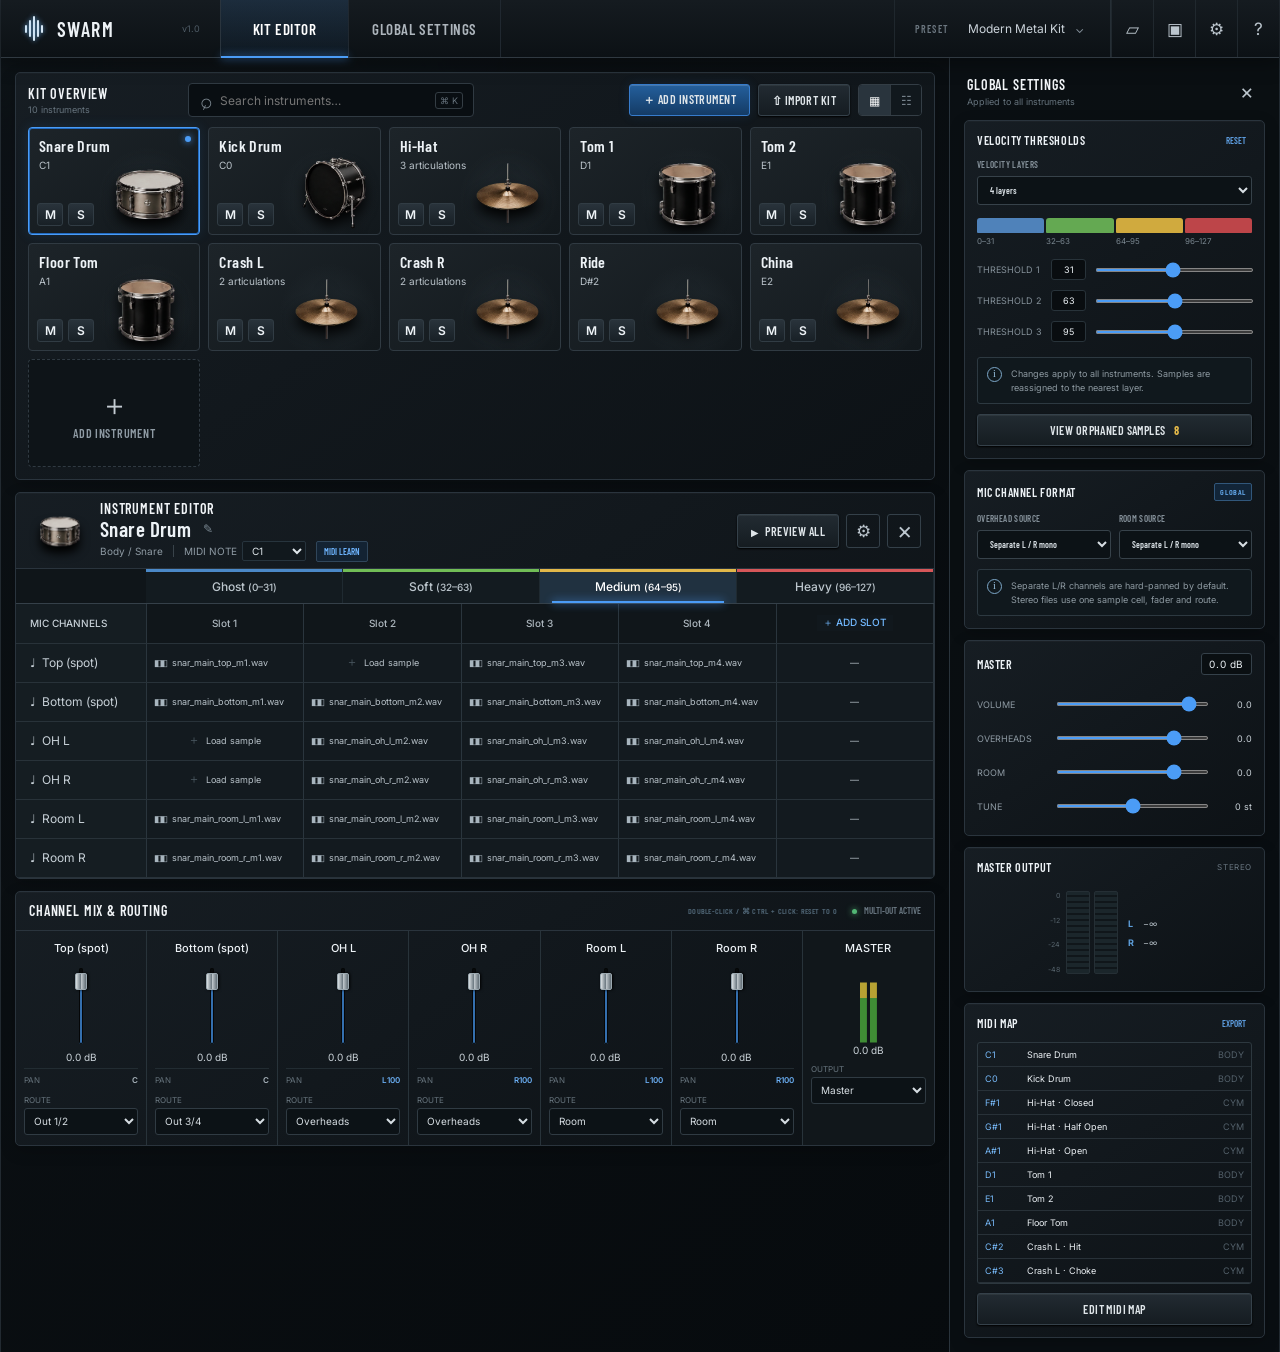
<file: mockup/index.html>
<!doctype html>
<html lang="hu">
<head>
  <meta charset="utf-8">
  <meta name="viewport" content="width=device-width, initial-scale=1">
  <meta name="theme-color" content="#0a0e12">
  <title>Swarm – Interactive UI Mockup</title>
  <link rel="preconnect" href="https://fonts.googleapis.com">
  <link rel="preconnect" href="https://fonts.gstatic.com" crossorigin>
  <link href="https://fonts.googleapis.com/css2?family=Barlow+Condensed:wght@500;600;700&amp;family=Inter:wght@400;500;600&amp;display=swap" rel="stylesheet">
  <link rel="stylesheet" href="styles.css">
</head>
<body>
  <div class="plugin-shell">
    <header class="topbar">
      <button class="brand" id="brandButton" aria-label="Swarm home">
        <span class="brand-mark" aria-hidden="true"><i></i><i></i><i></i><i></i><i></i></span>
        <strong>SWARM</strong><span class="brand-version">v1.0</span>
      </button>
      <nav class="main-tabs" aria-label="Fő navigáció">
        <button class="tab active" data-view="kit">KIT EDITOR</button>
        <button class="tab" data-view="global">GLOBAL SETTINGS</button>
      </nav>
      <div class="preset-strip">
        <span class="muted-label">PRESET</span>
        <button class="preset-name">Modern Metal Kit <span>⌄</span></button>
      </div>
      <div class="top-actions">
        <button class="icon-btn" data-tip="Kit megnyitása" aria-label="Kit megnyitása">▱</button>
        <button class="icon-btn" id="saveButton" data-tip="Preset mentése" aria-label="Preset mentése">▣</button>
        <button class="icon-btn" id="settingsButton" data-tip="Beállítások" aria-label="Beállítások">⚙</button>
        <button class="icon-btn" id="helpButton" data-tip="Súgó" aria-label="Súgó">?</button>
      </div>
    </header>

    <main class="workspace">
      <section class="main-column">
        <section class="overview panel">
          <div class="section-toolbar">
            <div class="section-heading">
              <span class="eyebrow">KIT OVERVIEW</span>
              <span class="count" id="instrumentCount">8 instruments</span>
            </div>
            <label class="search-field">
              <span aria-hidden="true">⌕</span>
              <input id="searchInput" type="search" placeholder="Search instruments…" autocomplete="off">
              <kbd>⌘ K</kbd>
            </label>
            <div class="toolbar-actions">
              <button class="button primary" id="addInstrument"><span>＋</span> ADD INSTRUMENT</button>
              <button class="button" id="importKit"><span>⇧</span> IMPORT KIT</button>
              <div class="segmented" aria-label="Elrendezés">
                <button class="active" aria-label="Rács nézet">▦</button><button aria-label="Lista nézet">☷</button>
              </div>
            </div>
          </div>
          <div class="instrument-grid" id="instrumentGrid"></div>
        </section>

        <section class="editor panel" id="instrumentEditor">
          <div class="editor-head">
            <div class="instrument-title">
              <img class="mini-drum" id="editorIcon" src="assets/instruments/snare.png" alt="">
              <div>
                <span class="eyebrow">INSTRUMENT EDITOR</span>
                <div class="title-line"><h1 id="editorName">Snare Drum</h1><button class="edit-name" id="editName" aria-label="Átnevezés">✎</button></div>
                <div class="meta"><span id="editorCategory">Body / Snare</span><i></i><label id="articulationField">ARTICULATION <select id="articulationSelect"></select></label><label>MIDI NOTE <select id="midiNote"></select></label><button class="midi-learn" id="midiLearn">MIDI LEARN</button></div>
              </div>
            </div>
            <div class="editor-actions">
              <button class="button" id="previewAll"><span class="play-icon">▶</span> PREVIEW ALL</button>
              <button class="icon-btn" id="instrumentSettings" aria-label="Hangszer beállítások">⚙</button>
              <button class="icon-btn danger" id="deleteInstrument" aria-label="Hangszer törlése">×</button>
            </div>
          </div>
          <div class="layer-tabs" id="layerTabs"></div>
          <div class="sample-area">
            <div class="sample-table-wrap">
              <table class="sample-table" id="sampleTable"></table>
            </div>
          </div>
        </section>

        <section class="mixer panel">
          <div class="section-label-row"><span class="eyebrow">CHANNEL MIX &amp; ROUTING</span><div class="mixer-status"><span class="reset-hint">DOUBLE-CLICK / ⌘ CTRL + CLICK: RESET TO 0</span><span class="status-dot"><i></i> MULTI-OUT ACTIVE</span></div></div>
          <div class="mixer-channels" id="mixerChannels"></div>
        </section>
      </section>

      <aside class="side-panel" id="sidePanel">
        <div class="side-head"><div><span class="eyebrow">GLOBAL SETTINGS</span><span class="tiny-status">Applied to all instruments</span></div><button class="icon-btn" id="collapseSide" aria-label="Oldalpanel bezárása">×</button></div>

        <section class="side-card velocity-card">
          <div class="side-card-title"><span>VELOCITY THRESHOLDS</span><button class="small-reset" id="resetThresholds">RESET</button></div>
          <label class="field-label">VELOCITY LAYERS
            <select id="layerCount"><option value="3">3 layers</option><option value="4" selected>4 layers</option><option value="5">5 layers</option></select>
          </label>
          <div class="velocity-strip" id="velocityStrip"></div>
          <div class="threshold-controls" id="thresholdControls"></div>
          <div class="info-box"><span>i</span><p>Changes apply to all instruments. Samples are reassigned to the nearest layer.</p></div>
          <button class="button full" id="orphanedButton">VIEW ORPHANED SAMPLES <b>8</b></button>
        </section>

        <section class="side-card channel-format-card">
          <div class="side-card-title"><span>MIC CHANNEL FORMAT</span><span class="format-badge">GLOBAL</span></div>
          <div class="format-grid">
            <label class="field-label">OVERHEAD SOURCE
              <select id="overheadFormat"><option value="split" selected>Separate L / R mono</option><option value="stereo">Single stereo channel</option></select>
            </label>
            <label class="field-label">ROOM SOURCE
              <select id="roomFormat"><option value="split" selected>Separate L / R mono</option><option value="stereo">Single stereo channel</option></select>
            </label>
          </div>
          <div class="info-box compact-info"><span>i</span><p>Separate L/R channels are hard-panned by default. Stereo files use one sample cell, fader and route.</p></div>
        </section>

        <section class="side-card master-card">
          <div class="side-card-title"><span>MASTER</span><output id="masterOutput">0.0 dB</output></div>
          <label class="horizontal-control"><span>VOLUME</span><input id="masterVolume" data-fader data-default="0" type="range" min="-60" max="6" step="0.1" value="0"><output>0.0</output></label>
          <label class="horizontal-control"><span>OVERHEADS</span><input data-fader data-default="0" type="range" min="-24" max="6" step="0.5" value="0"><output>0.0</output></label>
          <label class="horizontal-control"><span>ROOM</span><input data-fader data-default="0" type="range" min="-24" max="6" step="0.5" value="0"><output>0.0</output></label>
          <label class="horizontal-control"><span>TUNE</span><input type="range" min="-12" max="12" step="1" value="0"><output>0 st</output></label>
        </section>

        <section class="side-card meter-card">
          <div class="side-card-title"><span>MASTER OUTPUT</span><span class="mono">STEREO</span></div>
          <div class="meter-area">
            <div class="meter-scale"><span>0</span><span>-12</span><span>-24</span><span>-48</span></div>
            <div class="meter"><i id="meterL"></i></div><div class="meter"><i id="meterR"></i></div>
            <div class="meter-readout"><b>L</b><span id="peakL">−∞</span><b>R</b><span id="peakR">−∞</span></div>
          </div>
        </section>

        <section class="side-card midi-card">
          <div class="side-card-title"><span>MIDI MAP</span><button class="small-reset" id="exportMidi">EXPORT</button></div>
          <div class="midi-list" id="midiList"></div>
          <button class="button full" id="editMidiMap">EDIT MIDI MAP</button>
        </section>
      </aside>
    </main>
  </div>

  <input type="file" id="sampleFile" accept=".wav,.aiff,.aif,audio/wav,audio/aiff" hidden>
  <input type="file" id="kitFile" accept=".json" hidden>

  <dialog id="instrumentDialog" class="modal">
    <form method="dialog" id="instrumentForm">
      <div class="modal-head"><div><span class="eyebrow">NEW INSTRUMENT</span><h2>Add to kit</h2></div><button class="icon-btn" value="cancel" aria-label="Bezárás">×</button></div>
      <label>INSTRUMENT NAME<input id="newInstrumentName" required value="China 1" maxlength="24"></label>
      <div class="choice-group"><span>CATEGORY</span><label><input type="radio" name="category" value="Body"><i>◉</i><b>BODY</b><small>Spot, overhead &amp; room mics</small></label><label><input type="radio" name="category" value="Cymbal" checked><i>◒</i><b>CYMBAL</b><small>Overhead &amp; room mics</small></label></div>
      <label>MIDI NOTE<select id="newMidiNote"><option>C#3</option><option>E2</option><option>G2</option><option>A2</option></select></label>
      <div class="modal-actions"><button class="button" value="cancel">CANCEL</button><button class="button primary" id="confirmInstrument" value="default">ADD INSTRUMENT</button></div>
    </form>
  </dialog>

  <dialog id="infoDialog" class="modal compact">
    <form method="dialog"><div class="modal-head"><div><span class="eyebrow" id="infoEyebrow">SWARM</span><h2 id="infoTitle">Interactive mockup</h2></div><button class="icon-btn" value="cancel">×</button></div><p id="infoText"></p><div class="modal-actions"><button class="button primary" value="default">GOT IT</button></div></form>
  </dialog>

  <div class="toast-region" id="toastRegion" aria-live="polite"></div>
  <script src="script.js"></script>
</body>
</html>
</file>
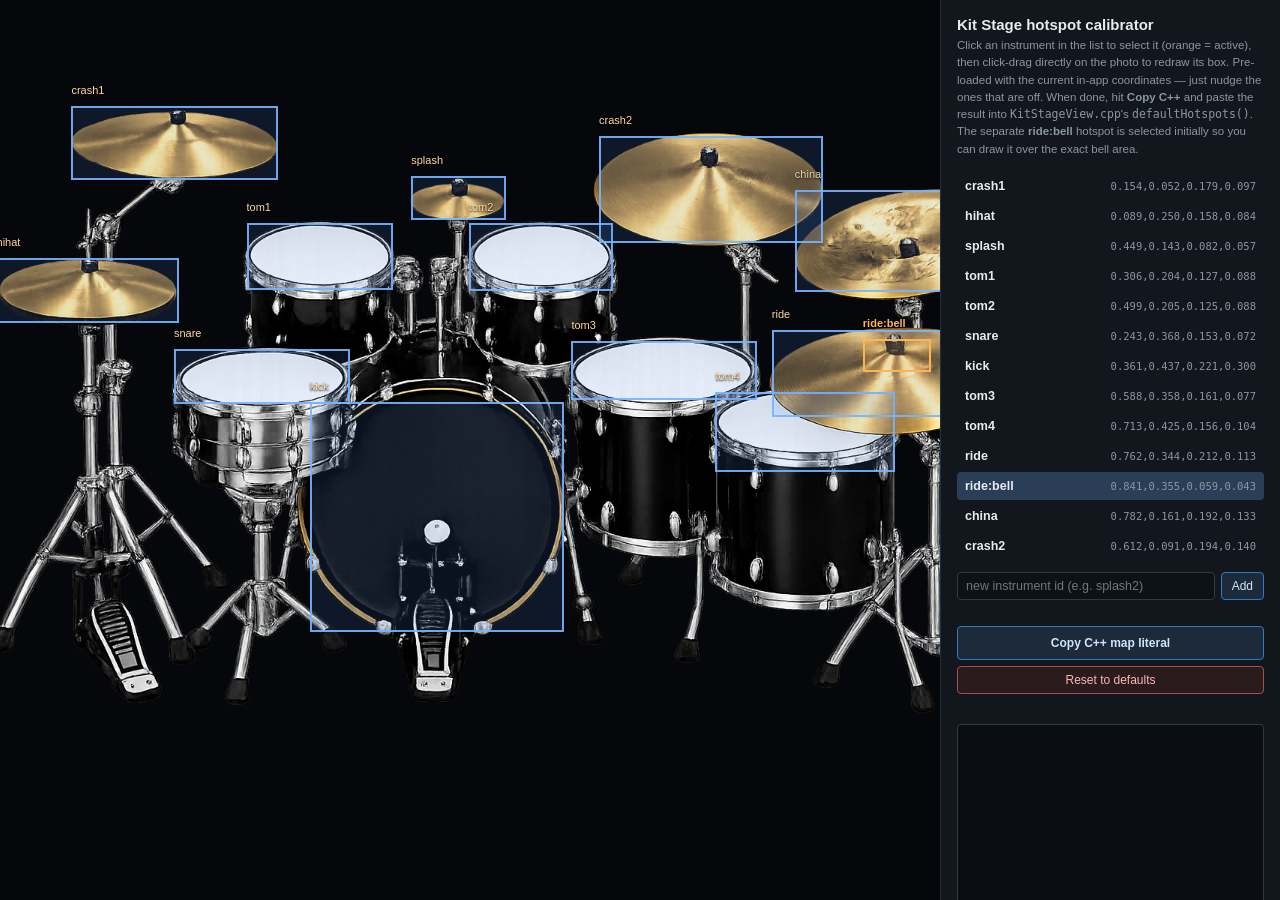
<file: tools/hotspot-calibrator.html>
<!doctype html>
<html lang="en">
<head>
<meta charset="utf-8">
<title>Kit Stage hotspot calibrator</title>
<style>
  :root { color-scheme: dark; }
  * { box-sizing: border-box; }
  body {
    margin: 0; font-family: -apple-system, "Helvetica Neue", sans-serif;
    background: #0a0e12; color: #e6ecf1; display: flex; height: 100vh; overflow: hidden;
  }
  #stage {
    flex: 1; position: relative; display: flex; align-items: center; justify-content: center;
    background: #05070a; overflow: auto; padding: 20px;
  }
  #imgWrap { position: relative; line-height: 0; }
  #imgWrap img { max-width: 90vw; max-height: 90vh; display: block; user-select: none; -webkit-user-drag: none; }
  .box {
    position: absolute; border: 2px solid rgba(120,180,255,.9); background: rgba(80,150,255,.12);
    box-sizing: border-box; pointer-events: none;
  }
  .box.active { border-color: #ffb454; background: rgba(255,180,84,.18); }
  .box .lbl {
    position: absolute; top: -18px; left: -2px; font-size: 11px; color: #ffd9a0; white-space: nowrap;
    text-shadow: 0 1px 2px #000;
  }
  .box.active .lbl { color: #ffb454; font-weight: 600; }
  #drag {
    position: absolute; border: 2px dashed #6ec2ff; background: rgba(110,194,255,.15); pointer-events: none; display: none;
  }
  #panel { width: 340px; background: #11171c; border-left: 1px solid #262f37; padding: 16px; overflow-y: auto; }
  #panel h1 { font-size: 15px; margin: 0 0 4px; }
  #panel p.hint { font-size: 11.5px; color: #8a97a1; line-height: 1.5; margin: 0 0 14px; }
  .row {
    display: flex; align-items: center; justify-content: space-between; gap: 8px;
    padding: 7px 8px; border-radius: 4px; cursor: pointer; font-size: 12.5px; margin-bottom: 2px;
  }
  .row:hover { background: #1b232a; }
  .row.selected { background: #2a3f57; }
  .row .id { font-weight: 600; }
  .row .coords { color: #8a97a1; font-size: 10.5px; font-family: ui-monospace, monospace; }
  #addRow { display: flex; gap: 6px; margin: 12px 0; }
  #addRow input {
    flex: 1; background: #0c1216; border: 1px solid #303a42; color: #e6ecf1; border-radius: 4px;
    padding: 6px 8px; font-size: 12.5px;
  }
  #addRow button, #copyBtn, #resetBtn {
    background: #1c2a3a; border: 1px solid #3178c7; color: #cfe4ff; border-radius: 4px;
    padding: 6px 10px; font-size: 12px; cursor: pointer;
  }
  #addRow button:hover, #copyBtn:hover, #resetBtn:hover { background: #24344a; }
  #copyBtn { width: 100%; margin-top: 14px; padding: 9px; font-weight: 600; }
  #resetBtn { width: 100%; margin-top: 6px; background: #2a1c1c; border-color: #a35050; color: #ffb4b4; }
  textarea#out {
    width: 100%; height: 220px; margin-top: 10px; background: #0a0e12; color: #9fe29f;
    border: 1px solid #303a42; border-radius: 4px; font: 11px ui-monospace, monospace; padding: 8px; resize: vertical;
  }
  #status { font-size: 11px; color: #6ec2ff; min-height: 14px; margin-top: 6px; }
</style>
</head>
<body>

<div id="stage">
  <div id="imgWrap">
    <img id="photo" src="../assets/stage/drumset.png" alt="Kit stage photo" draggable="false">
    <div id="drag"></div>
  </div>
</div>

<div id="panel">
  <h1>Kit Stage hotspot calibrator</h1>
  <p class="hint">
    Click an instrument in the list to select it (orange = active), then click-drag directly
    on the photo to redraw its box. Pre-loaded with the current in-app coordinates — just
    nudge the ones that are off. When done, hit <b>Copy C++</b> and paste the result into
    <code>KitStageView.cpp</code>'s <code>defaultHotspots()</code>. The separate
    <b>ride:bell</b> hotspot is selected initially so you can draw it over the exact bell area.
  </p>

  <div id="list"></div>

  <div id="addRow">
    <input id="newId" type="text" placeholder="new instrument id (e.g. splash2)">
    <button id="addBtn">Add</button>
  </div>

  <button id="copyBtn">Copy C++ map literal</button>
  <button id="resetBtn">Reset to defaults</button>
  <div id="status"></div>
  <textarea id="out" readonly></textarea>
</div>

<script>
// Starting point = the coordinates currently baked into KitStageView.cpp.
const DEFAULTS = {
  crash1:     [0.154, 0.052, 0.179, 0.097],
  hihat:      [0.089, 0.250, 0.158, 0.084],
  splash:     [0.449, 0.143, 0.082, 0.057],
  tom1:       [0.306, 0.204, 0.127, 0.088],
  tom2:       [0.499, 0.205, 0.125, 0.088],
  snare:      [0.243, 0.368, 0.153, 0.072],
  kick:       [0.361, 0.437, 0.221, 0.300],
  tom3:       [0.588, 0.358, 0.161, 0.077],
  tom4:       [0.713, 0.425, 0.156, 0.104],
  ride:       [0.762, 0.344, 0.212, 0.113],
  'ride:bell':[0.841, 0.355, 0.059, 0.043],
  china:      [0.782, 0.161, 0.192, 0.133],
  crash2:     [0.612, 0.091, 0.194, 0.140],
};

let boxes = JSON.parse(JSON.stringify(DEFAULTS));
let order = Object.keys(boxes);
let activeId = 'ride:bell';

const img = document.getElementById('photo');
const imgWrap = document.getElementById('imgWrap');
const dragEl = document.getElementById('drag');
const listEl = document.getElementById('list');
const statusEl = document.getElementById('status');

function fmt(n) { return n.toFixed(3); }

function renderList() {
  listEl.innerHTML = '';
  order.forEach(id => {
    const [x, y, w, h] = boxes[id];
    const row = document.createElement('div');
    row.className = 'row' + (id === activeId ? ' selected' : '');
    row.innerHTML = `<span class="id">${id}</span><span class="coords">${fmt(x)},${fmt(y)},${fmt(w)},${fmt(h)}</span>`;
    row.onclick = () => { activeId = id; renderList(); renderBoxes(); };
    listEl.appendChild(row);
  });
}

function renderBoxes() {
  imgWrap.querySelectorAll('.box').forEach(el => el.remove());
  const w = img.clientWidth, h = img.clientHeight;
  order.forEach(id => {
    const [nx, ny, nw, nh] = boxes[id];
    const el = document.createElement('div');
    el.className = 'box' + (id === activeId ? ' active' : '');
    el.style.left = (nx * w) + 'px';
    el.style.top = (ny * h) + 'px';
    el.style.width = (nw * w) + 'px';
    el.style.height = (nh * h) + 'px';
    const lbl = document.createElement('div');
    lbl.className = 'lbl';
    lbl.textContent = id;
    el.appendChild(lbl);
    imgWrap.appendChild(el);
  });
}

function imgLoaded() { renderBoxes(); }
if (img.complete) imgLoaded(); else img.onload = imgLoaded;
window.addEventListener('resize', renderBoxes);

// --- click-drag to redraw the active instrument's box ---
let dragging = false, startX = 0, startY = 0;

imgWrap.addEventListener('mousedown', e => {
  if (e.target !== img && e.target !== imgWrap) return;
  const rect = img.getBoundingClientRect();
  startX = e.clientX - rect.left;
  startY = e.clientY - rect.top;
  dragging = true;
  dragEl.style.display = 'block';
  dragEl.style.left = startX + 'px';
  dragEl.style.top = startY + 'px';
  dragEl.style.width = '0px';
  dragEl.style.height = '0px';
  e.preventDefault();
});

window.addEventListener('mousemove', e => {
  if (!dragging) return;
  const rect = img.getBoundingClientRect();
  const curX = Math.min(Math.max(e.clientX - rect.left, 0), rect.width);
  const curY = Math.min(Math.max(e.clientY - rect.top, 0), rect.height);
  const x = Math.min(startX, curX), y = Math.min(startY, curY);
  const w = Math.abs(curX - startX), h = Math.abs(curY - startY);
  dragEl.style.left = x + 'px'; dragEl.style.top = y + 'px';
  dragEl.style.width = w + 'px'; dragEl.style.height = h + 'px';
});

window.addEventListener('mouseup', e => {
  if (!dragging) return;
  dragging = false;
  dragEl.style.display = 'none';
  const rect = img.getBoundingClientRect();
  const curX = Math.min(Math.max(e.clientX - rect.left, 0), rect.width);
  const curY = Math.min(Math.max(e.clientY - rect.top, 0), rect.height);
  const x = Math.min(startX, curX), y = Math.min(startY, curY);
  const w = Math.abs(curX - startX), h = Math.abs(curY - startY);
  if (w < 4 || h < 4) return; // ignore accidental clicks
  boxes[activeId] = [x / rect.width, y / rect.height, w / rect.width, h / rect.height];
  statusEl.textContent = `Updated "${activeId}".`;
  renderList();
  renderBoxes();
});

document.getElementById('addBtn').onclick = () => {
  const id = document.getElementById('newId').value.trim();
  if (!id) return;
  if (!boxes[id]) { boxes[id] = [0.45, 0.45, 0.1, 0.1]; order.push(id); }
  activeId = id;
  document.getElementById('newId').value = '';
  renderList();
  renderBoxes();
  statusEl.textContent = `Added "${id}" — drag on the photo to place it.`;
};

document.getElementById('resetBtn').onclick = () => {
  boxes = JSON.parse(JSON.stringify(DEFAULTS));
  order = Object.keys(boxes);
  activeId = 'ride:bell';
  renderList();
  renderBoxes();
  statusEl.textContent = 'Reset to the defaults currently in KitStageView.cpp.';
};

document.getElementById('copyBtn').onclick = () => {
  const lines = order.map(id => {
    const [x, y, w, h] = boxes[id];
    return `        { "${id}", { ${fmt(x)}f, ${fmt(y)}f, ${fmt(w)}f, ${fmt(h)}f } },`;
  });
  const text = lines.join('\n');
  const out = document.getElementById('out');
  out.value = text;
  out.select();
  try { document.execCommand('copy'); statusEl.textContent = 'Copied to clipboard (also shown below).'; }
  catch (e) { statusEl.textContent = 'Could not auto-copy — select the text below and copy manually.'; }
};

renderList();
</script>

</body>
</html>
</file>
<file: mockup/styles.css>
:root {
  color-scheme: dark;
  --bg: #070a0d;
  --panel: #11171c;
  --panel-2: #151c22;
  --line: #2a343d;
  --line-soft: #202930;
  --text: #edf2f6;
  --muted: #84909a;
  --blue: #4b9cf6;
  --blue-bright: #72b9ff;
  --blue-dark: #153d6d;
  --green: #71bd56;
  --yellow: #e2b849;
  --red: #d65759;
  --shadow: 0 12px 35px rgba(0,0,0,.4);
  --display: "Barlow Condensed", sans-serif;
  --sans: "Inter", sans-serif;
}

* { box-sizing: border-box; }
html, body { min-height: 100%; }
body { margin: 0; background: #030506; color: var(--text); font-family: var(--sans); font-size: 12px; overflow-x: hidden; }
button, input, select { font: inherit; }
button { color: inherit; }
button:focus-visible, input:focus-visible, select:focus-visible { outline: 2px solid var(--blue); outline-offset: 2px; }

body::before { content: ""; position: fixed; inset: 0; z-index: -2; background: radial-gradient(circle at 18% 0%, #24313a 0, transparent 34%), radial-gradient(circle at 90% 20%, #111e29 0, transparent 32%), #05080a; }
body::after { content: ""; position: fixed; inset: 0; z-index: -1; pointer-events: none; opacity: .26; background-image: url("data:image/svg+xml,%3Csvg viewBox='0 0 180 180' xmlns='http://www.w3.org/2000/svg'%3E%3Cfilter id='n'%3E%3CfeTurbulence type='fractalNoise' baseFrequency='.85' numOctaves='3' stitchTiles='stitch'/%3E%3C/filter%3E%3Crect width='100%25' height='100%25' filter='url(%23n)' opacity='.11'/%3E%3C/svg%3E"); }

.plugin-shell { width: min(100%, 1720px); min-height: 100vh; margin: 0 auto; background: linear-gradient(135deg, rgba(13,18,22,.97), rgba(6,10,13,.98)); border-inline: 1px solid #222a31; box-shadow: 0 0 80px #000; }
.topbar { height: 58px; display: flex; align-items: stretch; border-bottom: 1px solid #303941; background: linear-gradient(#151b20,#0c1115); position: sticky; top: 0; z-index: 50; box-shadow: 0 5px 18px rgba(0,0,0,.35); }
.brand { width: 220px; border: 0; border-right: 1px solid var(--line); background: transparent; display: flex; align-items: center; gap: 11px; padding: 0 20px; cursor: pointer; }
.brand strong { font: 600 20px/1 var(--display); letter-spacing: .07em; }
.brand-version { color: #4e5b65; font-size: 9px; margin-left: auto; }
.brand-mark { width: 25px; height: 25px; display: flex; align-items: center; justify-content: center; gap: 2px; }
.brand-mark i { width: 2px; background: #d7e8f6; border-radius: 2px; box-shadow: 0 0 5px #6aa9dd; }
.brand-mark i:nth-child(1), .brand-mark i:nth-child(5) { height: 8px; }.brand-mark i:nth-child(2), .brand-mark i:nth-child(4) { height: 17px; }.brand-mark i:nth-child(3) { height: 25px; }
.main-tabs { display: flex; }
.tab { min-width: 128px; border: 0; border-right: 1px solid #202830; padding: 0 23px; background: transparent; color: #adb5bc; font: 600 15px var(--display); letter-spacing: .04em; cursor: pointer; position: relative; }
.tab:hover { background: rgba(255,255,255,.025); color: white; }
.tab.active { color: white; background: linear-gradient(rgba(57,114,174,.2),rgba(30,70,112,.12)); }
.tab.active::after { content: ""; position: absolute; bottom: -1px; left: 0; right: 0; height: 2px; background: var(--blue); box-shadow: 0 0 9px var(--blue); }
.preset-strip { margin-left: auto; display: flex; align-items: center; gap: 13px; padding-inline: 20px; border-left: 1px solid #1f272d; }
.muted-label { color: #6c7780; font: 600 10px var(--display); letter-spacing: .12em; }
.preset-name { border: 0; background: none; color: #cbd3da; cursor: pointer; }
.preset-name span { color: var(--muted); padding-left: 7px; }
.top-actions { display: flex; border-left: 1px solid #252e35; }
.icon-btn { min-width: 42px; border: 0; border-left: 1px solid #20282e; background: transparent; color: #bcc6ce; font-size: 17px; cursor: pointer; position: relative; }
.icon-btn:hover { color: white; background: rgba(255,255,255,.04); }
.icon-btn[data-tip]::after { content: attr(data-tip); position: absolute; visibility: hidden; opacity: 0; white-space: nowrap; top: calc(100% + 8px); right: 2px; background: #05080b; border: 1px solid var(--line); border-radius: 3px; padding: 6px 8px; font: 10px var(--sans); transition: .15s; }
.icon-btn[data-tip]:hover::after { visibility: visible; opacity: 1; }

.workspace { display: grid; grid-template-columns: minmax(750px, 1fr) 330px; min-height: calc(100vh - 58px); }
.main-column { min-width: 0; padding: 14px; display: flex; flex-direction: column; gap: 12px; }
.side-panel { background: rgba(10,15,19,.8); border-left: 1px solid #2a343c; padding: 14px; transition: .25s; }
.panel, .side-card { border: 1px solid var(--line); border-radius: 5px; background: linear-gradient(145deg,rgba(23,30,36,.94),rgba(13,18,22,.96)); box-shadow: inset 0 1px rgba(255,255,255,.025), 0 5px 16px rgba(0,0,0,.2); overflow: hidden; }
.section-toolbar { min-height: 54px; display: flex; align-items: center; gap: 15px; padding: 10px 12px; }
.section-heading { min-width: 145px; display: flex; flex-direction: column; gap: 2px; }
.eyebrow { font: 600 14px var(--display); letter-spacing: .06em; color: #f2f5f8; }
.count, .tiny-status { font-size: 9px; color: #66737d; }
.search-field { width: min(300px,32%); height: 34px; border: 1px solid #303a42; background: #090e12; border-radius: 4px; display: flex; align-items: center; padding: 0 10px; color: #7f8a93; transition: .2s; }
.search-field:focus-within { border-color: #377bc3; box-shadow: 0 0 0 1px #1c4b7a; }
.search-field span { font-size: 21px; transform: rotate(-20deg); margin-right: 6px; }
.search-field input { min-width: 0; flex: 1; border: 0; outline: 0; color: white; background: transparent; }
.search-field kbd { font: 9px var(--sans); border: 1px solid #343d44; border-radius: 3px; padding: 2px 4px; color: #65717b; }
.toolbar-actions { margin-left: auto; display: flex; gap: 8px; }
.button { min-height: 32px; padding: 0 13px; border: 1px solid #35414a; border-radius: 3px; background: linear-gradient(#222b32,#151c21); box-shadow: inset 0 1px rgba(255,255,255,.055),0 1px 2px #000; color: #dfe5e9; font: 600 12px var(--display); letter-spacing: .035em; cursor: pointer; }
.button:hover { border-color: #4a5a66; background: linear-gradient(#29343d,#192229); }
.button:active { transform: translateY(1px); }
.button.primary { border-color: #377ccc; background: linear-gradient(#245f9c,#143b65); box-shadow: inset 0 1px rgba(255,255,255,.15),0 0 12px rgba(44,126,214,.13); }
.button.primary:hover { background: linear-gradient(#2d72b8,#194b7e); }
.button.full { width: 100%; }.button.full b { color: var(--yellow); margin-left: 6px; }
.segmented { display: flex; border: 1px solid #343e46; border-radius: 4px; overflow: hidden; }
.segmented button { width: 31px; border: 0; background: #11181d; color: #75818a; cursor: pointer; }.segmented button + button { border-left: 1px solid #303940; }.segmented button.active { color: white; background: #29343d; }

.instrument-grid { display: grid; grid-template-columns: repeat(5,minmax(130px,1fr)); gap: 8px; padding: 0 12px 12px; }
.instrument-card { height: 108px; position: relative; border: 1px solid #303a42; border-radius: 4px; overflow: hidden; padding: 10px; background: radial-gradient(circle at 70% 65%,rgba(74,89,97,.2),transparent 36%),linear-gradient(145deg,#1d2429,#12181c); cursor: pointer; transition: border-color .16s,transform .16s,filter .16s; text-align: left; }
.instrument-card:hover { border-color: #4b5c68; transform: translateY(-1px); filter: brightness(1.08); }
.instrument-card.selected { border-color: var(--blue); box-shadow: inset 0 0 0 1px #226bc0,0 0 13px rgba(64,151,246,.13); }
.instrument-card.selected::after { content: ""; position: absolute; right: 8px; top: 8px; width: 6px; height: 6px; border-radius: 50%; background: var(--blue); box-shadow: 0 0 7px var(--blue); }
.instrument-card h3 { margin: 0; font: 600 16px/1 var(--display); letter-spacing: .025em; }
.instrument-card .note { margin-top: 5px; color: #b9c2c9; font-size: 10px; }
.card-controls { position: absolute; bottom: 8px; left: 8px; z-index: 2; display: flex; gap: 5px; }
.toggle-button { width: 26px; height: 23px; border: 1px solid #313c44; border-radius: 3px; background: linear-gradient(#29333b,#182026); font: 600 12px var(--sans); cursor: pointer; }
.toggle-button:hover { border-color: #5c6b76; }.toggle-button.on { color: white; border-color: #3178c7; background: linear-gradient(#246bb2,#174474); box-shadow: 0 0 8px rgba(64,151,246,.25); }.toggle-button.mute.on { border-color: #a4484a; background: linear-gradient(#8a3c3f,#552527); }
.drum-art { position: absolute; right: 5px; bottom: 3px; width: 100px; height: 78px; object-fit: contain; object-position: center bottom; opacity: .96; filter: drop-shadow(0 8px 7px #000); pointer-events: none; }
.drum-art.snare { width: 105px; height: 66px; right: 0; bottom: 8px; }
.drum-art.kick { width: 88px; height: 82px; right: 4px; bottom: 1px; }
.drum-art.cymbal { width: 108px; height: 76px; right: -2px; bottom: 2px; }
.empty-card { display: grid; place-items: center; text-align: center; color: #8e9aa3; background: #0e1418; border-style: dashed; }.empty-card b { display:block;font:400 29px var(--sans);color:#c4ccd2 }.empty-card span { font: 600 12px var(--display);letter-spacing:.06em; }

.editor-head { height: 76px; display: flex; align-items: center; justify-content: space-between; padding: 9px 13px; border-bottom: 1px solid var(--line); }
.instrument-title { display: flex; align-items: center; gap: 13px; }.mini-drum { width: 58px; height: 49px; object-fit: contain; filter: drop-shadow(0 7px 5px #000); }
.instrument-title h1 { margin: 1px 0 2px; font: 600 21px/1 var(--display); letter-spacing: .02em; }.title-line { display:flex;align-items:center;gap:6px }.edit-name { border:0;background:none;color:#7b8993;cursor:pointer; }.edit-name:hover {color:white}.meta {display:flex;align-items:center;gap:10px;color:#8e9aa3;font-size:10px}.meta i{width:1px;height:12px;background:#39434a}.meta select{border:0;background:#11181d;color:#dfe6eb;padding:2px 18px 2px 4px}.midi-learn{border:1px solid #30465a;border-radius:2px;background:#132333;color:#6eb5ff;font:600 9px var(--display);padding:4px 7px;cursor:pointer}.midi-learn.learning{color:#fff;border-color:var(--blue);box-shadow:0 0 8px var(--blue);animation:pulse 1s infinite}.editor-actions{display:flex;height:34px;gap:7px}.editor-actions .icon-btn{border:1px solid #344049;border-radius:3px;min-width:34px}.editor-actions .danger{font-size:24px}.editor-actions .danger:hover{color:#f47e80;background:#3b1a1b}.play-icon{font-size:9px;margin-right:5px}.layer-tabs{height:35px;display:grid;grid-template-columns:repeat(4,1fr);padding-left:130px;border-bottom:1px solid #354049;background:#0f1519}.layer-tab{border:0;border-right:1px solid #1f2a31;color:#bdc7ce;background:#131b20;cursor:pointer;font:500 12px var(--sans);position:relative}.layer-tab:nth-child(1){box-shadow:inset 0 3px #4b89c8}.layer-tab:nth-child(2){box-shadow:inset 0 3px var(--green)}.layer-tab:nth-child(3){box-shadow:inset 0 3px var(--yellow)}.layer-tab:nth-child(4),.layer-tab:nth-child(5){box-shadow:inset 0 3px var(--red)}.layer-tab.active{background:#203140;color:white}.layer-tab.active::after{content:"";position:absolute;bottom:0;left:12px;right:12px;height:2px;background:var(--blue);box-shadow:0 0 8px var(--blue)}
.sample-table-wrap{overflow:auto;scrollbar-color:#38464f #0b1013}.sample-table{border-collapse:collapse;width:100%;min-width:850px;table-layout:fixed}.sample-table th,.sample-table td{height:39px;border-right:1px solid #2a353d;border-bottom:1px solid #283239}.sample-table th{background:#10161a;font:500 10px var(--sans);color:#aeb8bf}.sample-table th:first-child,.sample-table td:first-child{width:130px;text-align:left;padding-left:14px;background:#151d22;color:#c7d0d7;position:sticky;left:0;z-index:3}.sample-table .add-slot{color:var(--blue-bright);cursor:pointer;border:0;background:#11181d}.sample-cell{padding:0 7px;cursor:pointer;transition:.15s;background:#131a1f}.sample-cell:hover{background:#1d2931}.sample-file{display:flex;align-items:center;gap:6px;white-space:nowrap;overflow:hidden}.wave-icon{color:#a8b5be;letter-spacing:-2px;font-size:9px}.sample-file span:last-child{overflow:hidden;text-overflow:ellipsis;color:#b9c3ca;font-size:9px}.sample-cell.empty .sample-file{justify-content:center;color:#4b5861}.sample-cell.empty:hover .sample-file{color:var(--blue)}
.section-label-row{height:39px;display:flex;align-items:center;justify-content:space-between;padding:0 13px;border-bottom:1px solid var(--line)}.status-dot{font:600 9px var(--display);color:#697781}.status-dot i{display:inline-block;width:5px;height:5px;border-radius:50%;background:#52b675;box-shadow:0 0 6px #52b675;margin-right:5px}.mixer-channels{display:grid;grid-template-columns:repeat(7,1fr);min-height:185px}.mixer-channel{min-width:0;text-align:center;padding:10px 8px;border-right:1px solid #28333a}.mixer-channel:last-child{border-right:0;background:#11171b}.mixer-channel h4{height:18px;margin:0;font:500 11px var(--sans);white-space:nowrap;overflow:hidden;text-overflow:ellipsis}.fader-wrap{height:95px;display:flex;align-items:center;justify-content:center;position:relative}.vertical-fader{appearance:none;-webkit-appearance:none;width:76px;height:4px;transform:rotate(-90deg);border-radius:2px;background:linear-gradient(90deg,#346fae 50%,#070a0c 50%);box-shadow:inset 0 0 0 1px #050607}.vertical-fader::-webkit-slider-thumb{-webkit-appearance:none;width:17px;height:12px;border:1px solid #9ba8b0;border-radius:2px;background:linear-gradient(#dbe1e4,#727e86 45%,#bac2c7 55%,#616d75);box-shadow:0 1px 3px #000;cursor:ns-resize}.fader-value{display:block;color:#cbd3d9;font-size:10px;margin-top:-3px}.route-label{display:block;text-align:left;margin:8px 0 3px;color:#68757e;font-size:8px}.route-select{width:100%;height:27px;background:#0c1216;border:1px solid #303b43;border-radius:3px;color:#d6dde2;font-size:10px;padding:0 5px}.master-mini-meter{display:flex;justify-content:center;gap:3px;height:88px;padding-top:9px}.master-mini-meter i{display:block;width:7px;height:75px;background:linear-gradient(to top,#3f8d35 0 60%,#b7a233 60% 82%,#a93c3c 82%);clip-path:inset(20% 0 0 0);transition:.08s}

.side-head{height:48px;display:flex;align-items:center;justify-content:space-between;padding:0 3px 9px}.side-head>div{display:flex;flex-direction:column;gap:3px}.side-head .icon-btn{border:0;min-width:30px;font-size:21px}.side-card{padding:12px;margin-bottom:11px}.side-card-title{display:flex;align-items:center;justify-content:space-between;margin-bottom:12px;font:600 12px var(--display);letter-spacing:.05em}.side-card-title output{border:1px solid #35414a;background:#0a0f12;border-radius:3px;padding:4px 7px;font:10px var(--sans)}.small-reset{border:0;background:none;color:#5e9ee1;font:600 9px var(--display);cursor:pointer}.field-label{display:flex;flex-direction:column;gap:6px;color:#85919a;font:600 9px var(--display);letter-spacing:.04em}.field-label select{height:29px;border:1px solid #37424a;background:#0c1216;border-radius:3px;color:#d7dee3;padding:0 8px}.velocity-strip{height:38px;display:flex;gap:2px;padding-top:13px}.velocity-segment{height:15px;border-radius:3px 3px 1px 1px;position:relative;min-width:12px}.velocity-segment::after{content:attr(data-range);position:absolute;top:18px;left:0;font-size:8px;color:#7a8790}.velocity-segment:nth-child(1){background:#4f82ba}.velocity-segment:nth-child(2){background:#64a952}.velocity-segment:nth-child(3){background:#d0aa3e}.velocity-segment:nth-child(4),.velocity-segment:nth-child(5){background:#bd4549}.threshold-controls{margin-top:11px}.threshold-row{display:grid;grid-template-columns:67px 35px 1fr;align-items:center;gap:7px;height:31px}.threshold-row label{color:#85919a;font-size:9px}.threshold-row output{background:#090d10;border:1px solid #28333a;border-radius:3px;text-align:center;padding:4px 2px;font-size:9px}.threshold-row input,.horizontal-control input{accent-color:var(--blue);width:100%;height:4px}.info-box{display:flex;gap:9px;border:1px solid #2d3941;background:#10181d;border-radius:3px;padding:9px;margin:10px 0}.info-box>span{flex:0 0 15px;height:15px;border:1px solid #7ca7c8;border-radius:50%;text-align:center;color:#9dc7e6;font:10px serif}.info-box p{margin:0;color:#8e9aa2;font-size:9px;line-height:1.5}.horizontal-control{height:34px;display:grid;grid-template-columns:70px 1fr 38px;align-items:center;gap:7px}.horizontal-control span{color:#8e9aa3;font-size:9px}.horizontal-control output{text-align:right;color:#c8d0d6;font-size:9px}.meter-area{height:93px;display:flex;justify-content:center;align-items:stretch;gap:4px;position:relative;padding:5px 0}.meter-scale{display:flex;flex-direction:column;justify-content:space-between;text-align:right;color:#56636c;font-size:7px;margin-right:2px}.meter{width:24px;background:repeating-linear-gradient(to top,#1b262b 0 4px,#10161a 4px 6px);border:1px solid #252f35;border-radius:2px;position:relative;overflow:hidden}.meter i{position:absolute;bottom:0;left:2px;right:2px;height:0;background:linear-gradient(to top,#419340 0 68%,#d1ae35 68% 86%,#ce484b 86%);transition:height .08s}.meter-readout{width:53px;display:grid;grid-template-columns:12px 1fr;align-content:center;gap:8px 3px;margin-left:6px;font:9px var(--sans)}.meter-readout b{color:#5d9eda}.meter-readout span{color:#aeb8bf}.mono{font:8px var(--sans);color:#697680}.midi-list{border:1px solid #2d383f;border-radius:3px;overflow:hidden;margin-bottom:9px}.midi-row{height:24px;display:grid;grid-template-columns:42px 1fr auto;align-items:center;padding:0 7px;border-bottom:1px solid #283138;font-size:9px}.midi-row:last-child{border:0}.midi-row .note-badge{color:#77b9f8}.midi-row em{font-style:normal;color:#53606a}.midi-card{margin-bottom:0}

.meta label{display:flex;align-items:center;gap:5px;white-space:nowrap}.meta select{border:1px solid #27343d;border-radius:2px;padding:2px 18px 2px 5px}.mixer-status{display:flex;align-items:center;gap:15px}.reset-hint{font:600 8px var(--display);letter-spacing:.04em;color:#4f6575}.mixer-channels{min-height:212px}.vertical-fader{background:linear-gradient(90deg,#346fae 91%,#070a0c 91%)}.channel-pan{height:19px;margin-top:5px;display:flex;align-items:center;justify-content:space-between;border-top:1px solid #222c32;padding-top:4px;font-size:8px}.channel-pan span{color:#65727b}.channel-pan b{font:600 8px var(--sans);color:#a9b4bc}.channel-pan b.left,.channel-pan b.right{color:#69acf0}.channel-pan b.stereo{color:#66ba8a}.format-grid{display:grid;grid-template-columns:minmax(0,1fr) minmax(0,1fr);gap:8px}.format-grid .field-label{min-width:0}.format-grid select{width:100%}.format-badge{border:1px solid #31577b;border-radius:2px;background:#122538;color:#66acf0;padding:3px 5px;font:600 8px var(--display)}.compact-info{margin-bottom:0}.midi-list{max-height:242px;overflow:auto;scrollbar-color:#37444d #0d1317}

.modal{width:min(460px,calc(100vw - 30px));padding:0;border:1px solid #3a4750;border-radius:6px;color:var(--text);background:linear-gradient(145deg,#182127,#0e1418);box-shadow:0 22px 80px #000}.modal::backdrop{background:rgba(0,3,5,.78);backdrop-filter:blur(4px)}.modal form{padding:18px}.modal-head{display:flex;justify-content:space-between;align-items:flex-start;margin-bottom:21px}.modal h2{font:600 25px var(--display);margin:3px 0}.modal-head .icon-btn{border:1px solid #344048;border-radius:3px;min-width:33px;height:33px}.modal form>label{display:flex;flex-direction:column;gap:7px;margin:13px 0;color:#83909a;font:600 9px var(--display);letter-spacing:.07em}.modal input,.modal select{height:36px;padding:0 10px;border:1px solid #37434c;border-radius:3px;background:#090e11;color:white}.choice-group>span{display:block;color:#83909a;font:600 9px var(--display);letter-spacing:.07em;margin-bottom:7px}.choice-group{display:grid;grid-template-columns:1fr 1fr;gap:8px}.choice-group>span{grid-column:1/-1}.choice-group label{display:grid;grid-template-columns:30px 1fr;grid-template-rows:1fr 1fr;align-items:center;border:1px solid #34414a;border-radius:4px;padding:10px;cursor:pointer;background:#11181d}.choice-group input{display:none}.choice-group label:has(input:checked){border-color:var(--blue);background:#14263a}.choice-group i{grid-row:1/3;font-style:normal;font-size:20px;color:#76b7f7}.choice-group b{font:600 12px var(--display)}.choice-group small{color:#6d7982;font-size:8px}.modal-actions{display:flex;justify-content:flex-end;gap:8px;margin-top:21px;padding-top:14px;border-top:1px solid #2a343b}.modal.compact p{color:#9aa5ad;line-height:1.65;margin:0 0 20px}.toast-region{position:fixed;right:20px;bottom:20px;z-index:100;display:flex;flex-direction:column;gap:8px}.toast{min-width:250px;border:1px solid #3b4b57;border-left:3px solid var(--blue);border-radius:4px;background:#11191f;box-shadow:var(--shadow);padding:11px 13px;animation:toast-in .24s ease-out}.toast strong{font:600 12px var(--display);display:block}.toast span{font-size:9px;color:#83919a}.hidden{display:none!important}

@keyframes toast-in{from{opacity:0;transform:translateY(8px)}to{opacity:1;transform:none}}@keyframes pulse{50%{box-shadow:0 0 15px var(--blue)}}
@media(max-width:1200px){.instrument-grid{grid-template-columns:repeat(4,1fr)}.workspace{grid-template-columns:minmax(700px,1fr) 290px}.preset-strip{display:none}.mixer-channels{grid-template-columns:repeat(4,1fr)}.mixer-channel{border-bottom:1px solid var(--line)}}
@media(max-width:900px){.workspace{display:block}.side-panel{border-left:0;border-top:1px solid var(--line);display:grid;grid-template-columns:1fr 1fr;gap:10px}.side-head{grid-column:1/-1}.side-card{margin:0}.midi-card{grid-column:1/-1}.instrument-grid{grid-template-columns:repeat(3,1fr)}.layer-tabs{padding-left:110px}.sample-table th:first-child,.sample-table td:first-child{width:110px}.brand{width:180px}.toolbar-actions .button{font-size:0}.toolbar-actions .button span{font-size:14px}.search-field{flex:1;width:auto}}
@media(max-width:620px){.topbar{height:auto;min-height:58px;flex-wrap:wrap}.brand{width:150px}.brand-version{display:none}.main-tabs{flex:1}.tab{min-width:0;flex:1;padding:0 10px}.top-actions{display:none}.workspace{min-height:calc(100vh - 58px)}.main-column{padding:8px}.section-toolbar{flex-wrap:wrap}.section-heading{min-width:110px}.search-field{order:3;width:100%;flex-basis:100%}.instrument-grid{grid-template-columns:repeat(2,1fr);padding:0 8px 8px}.editor-head{height:auto;align-items:flex-start}.mini-drum,.meta i,.midi-learn{display:none}.meta{flex-wrap:wrap}.editor-actions{flex-direction:column;height:auto}.editor-actions .button{font-size:0;width:36px}.editor-actions .button span{font-size:11px}.layer-tabs{padding-left:0}.mixer-channels{grid-template-columns:repeat(2,1fr)}.side-panel{display:block;padding:8px}.side-card{margin-bottom:8px}.format-grid{grid-template-columns:1fr}.reset-hint{display:none}}
</file>
